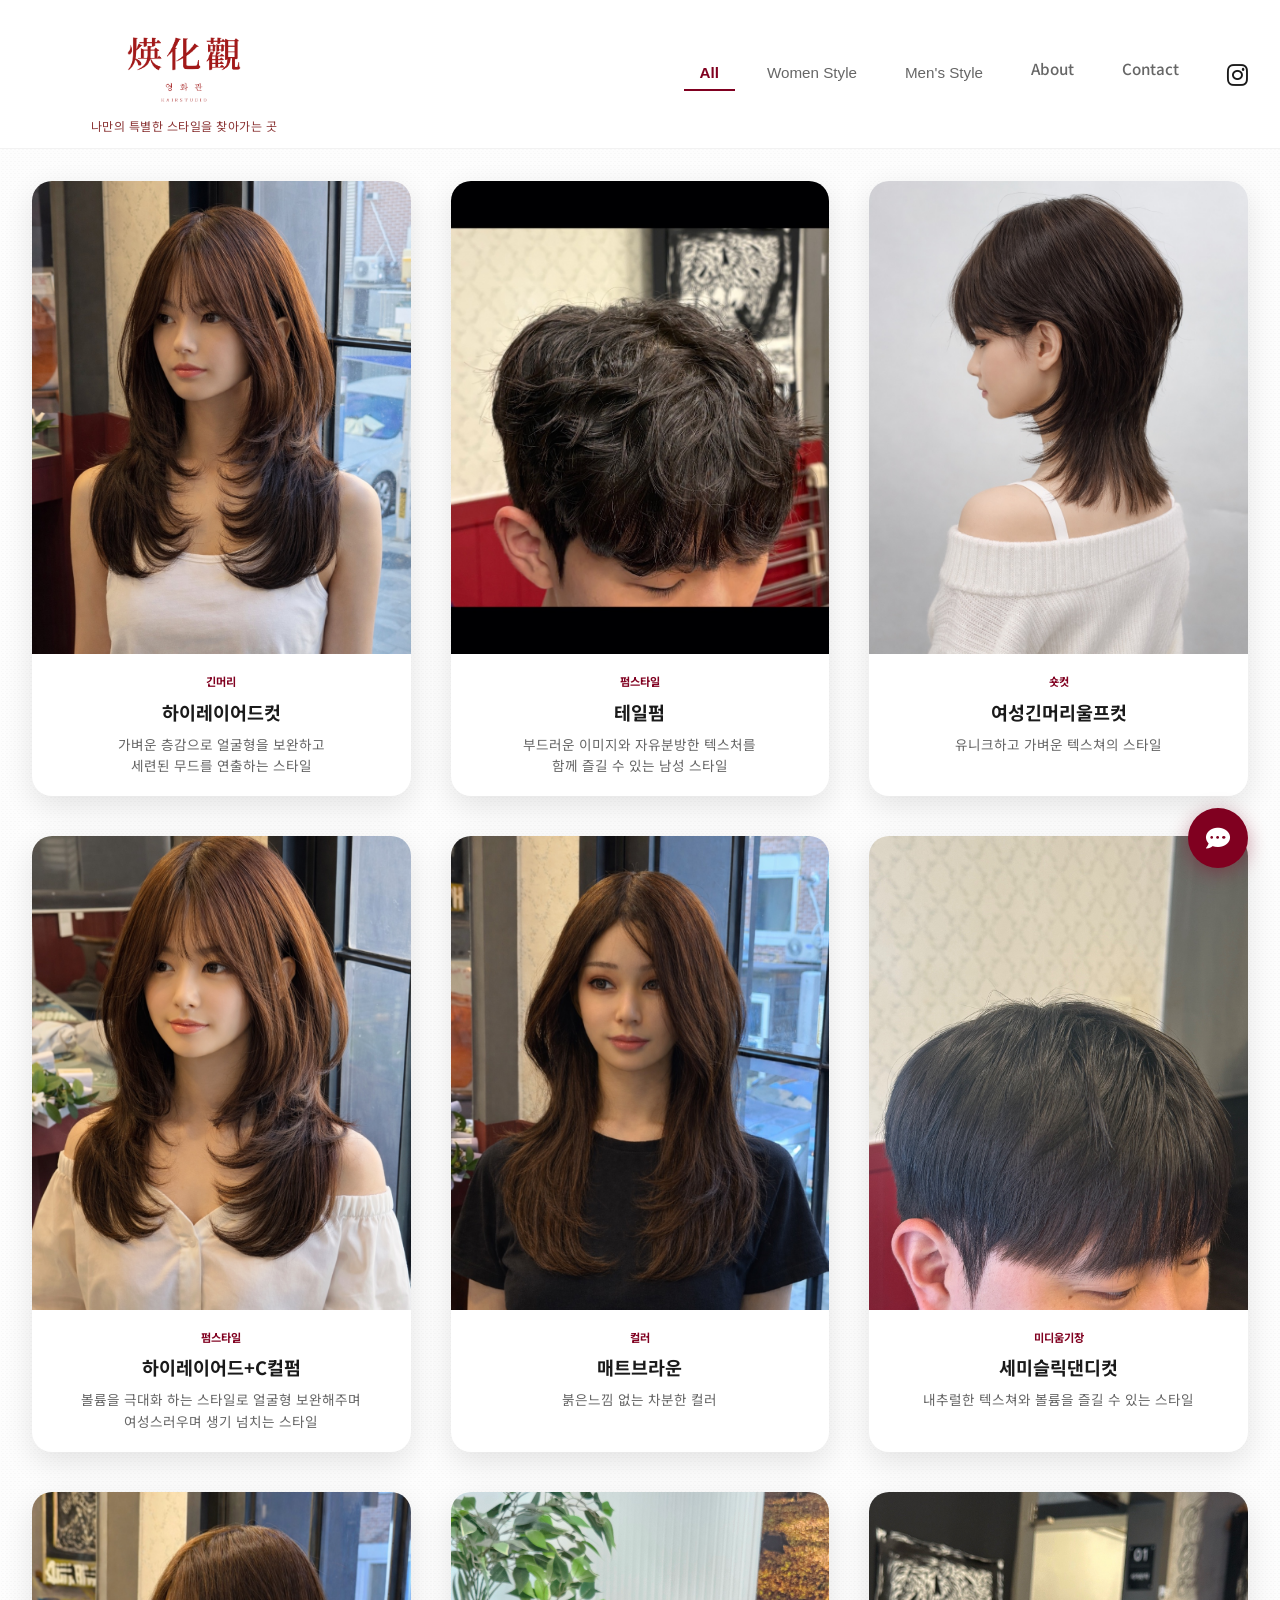
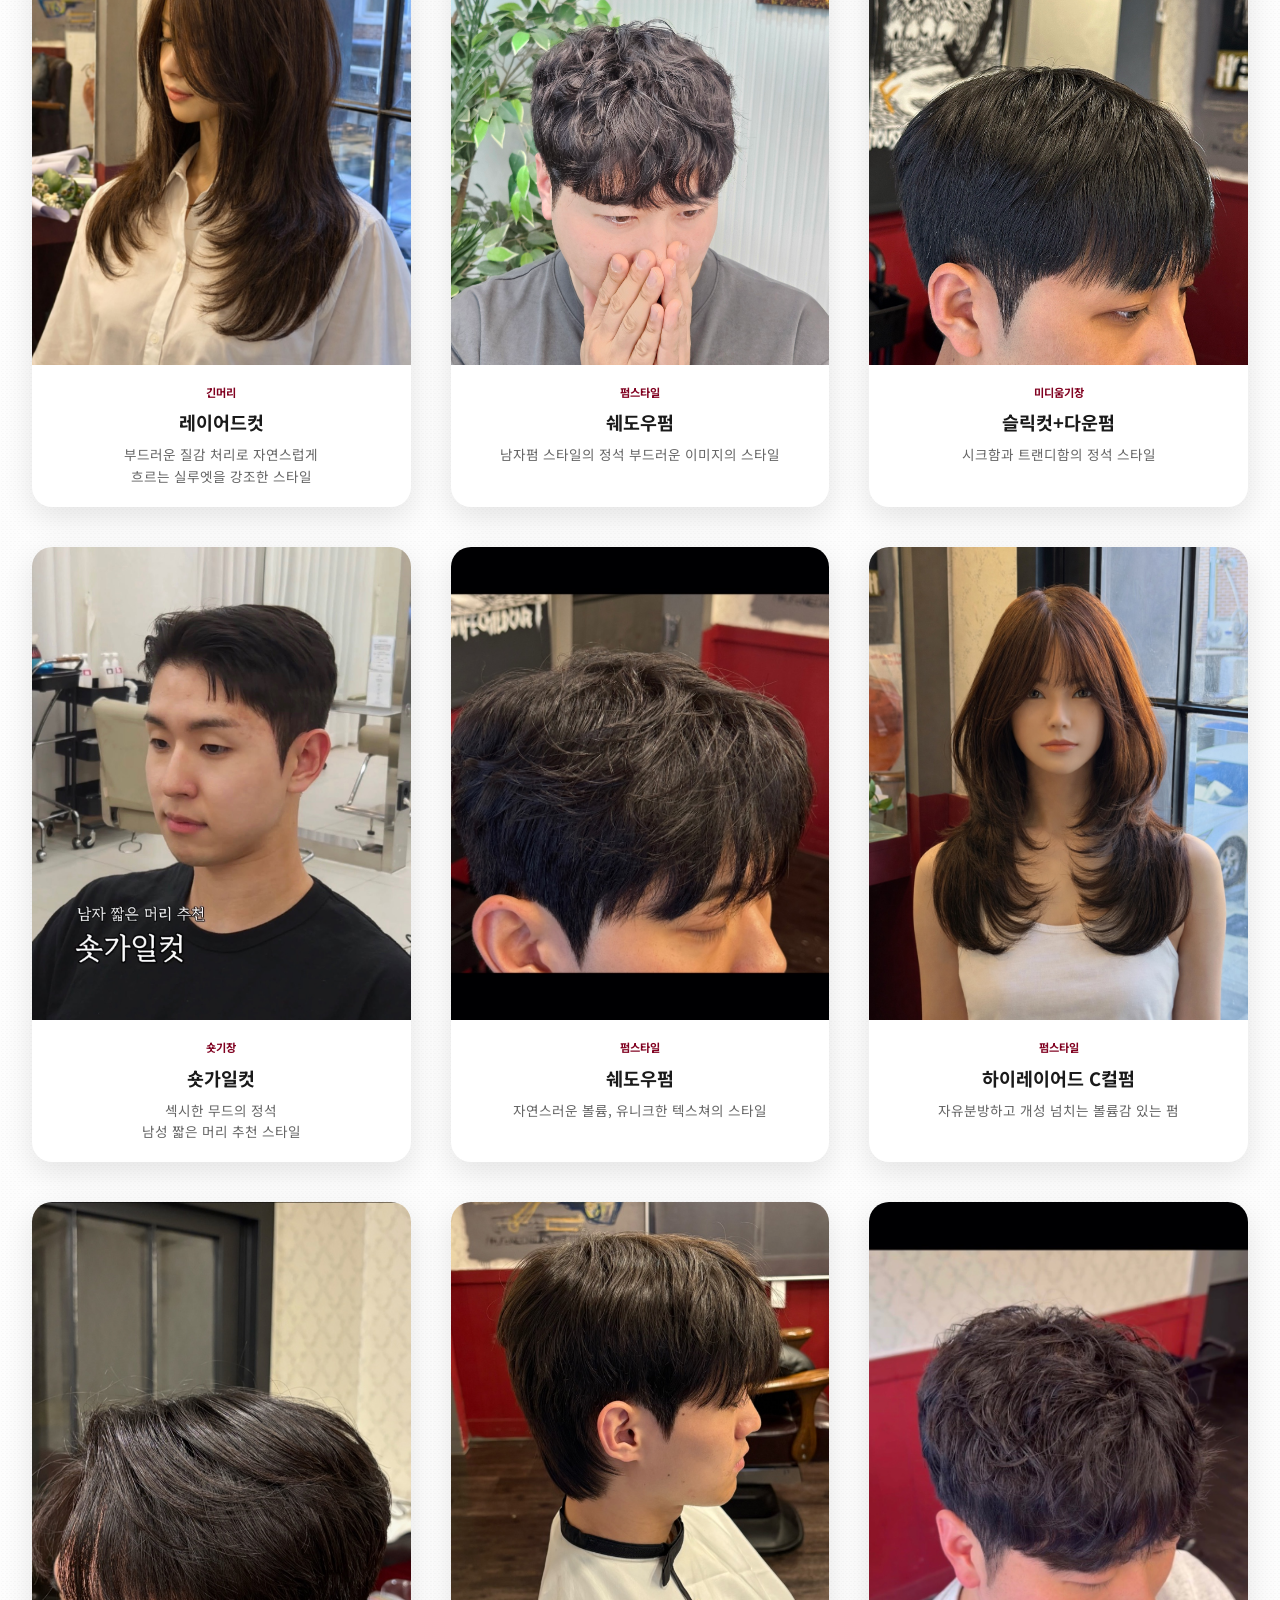
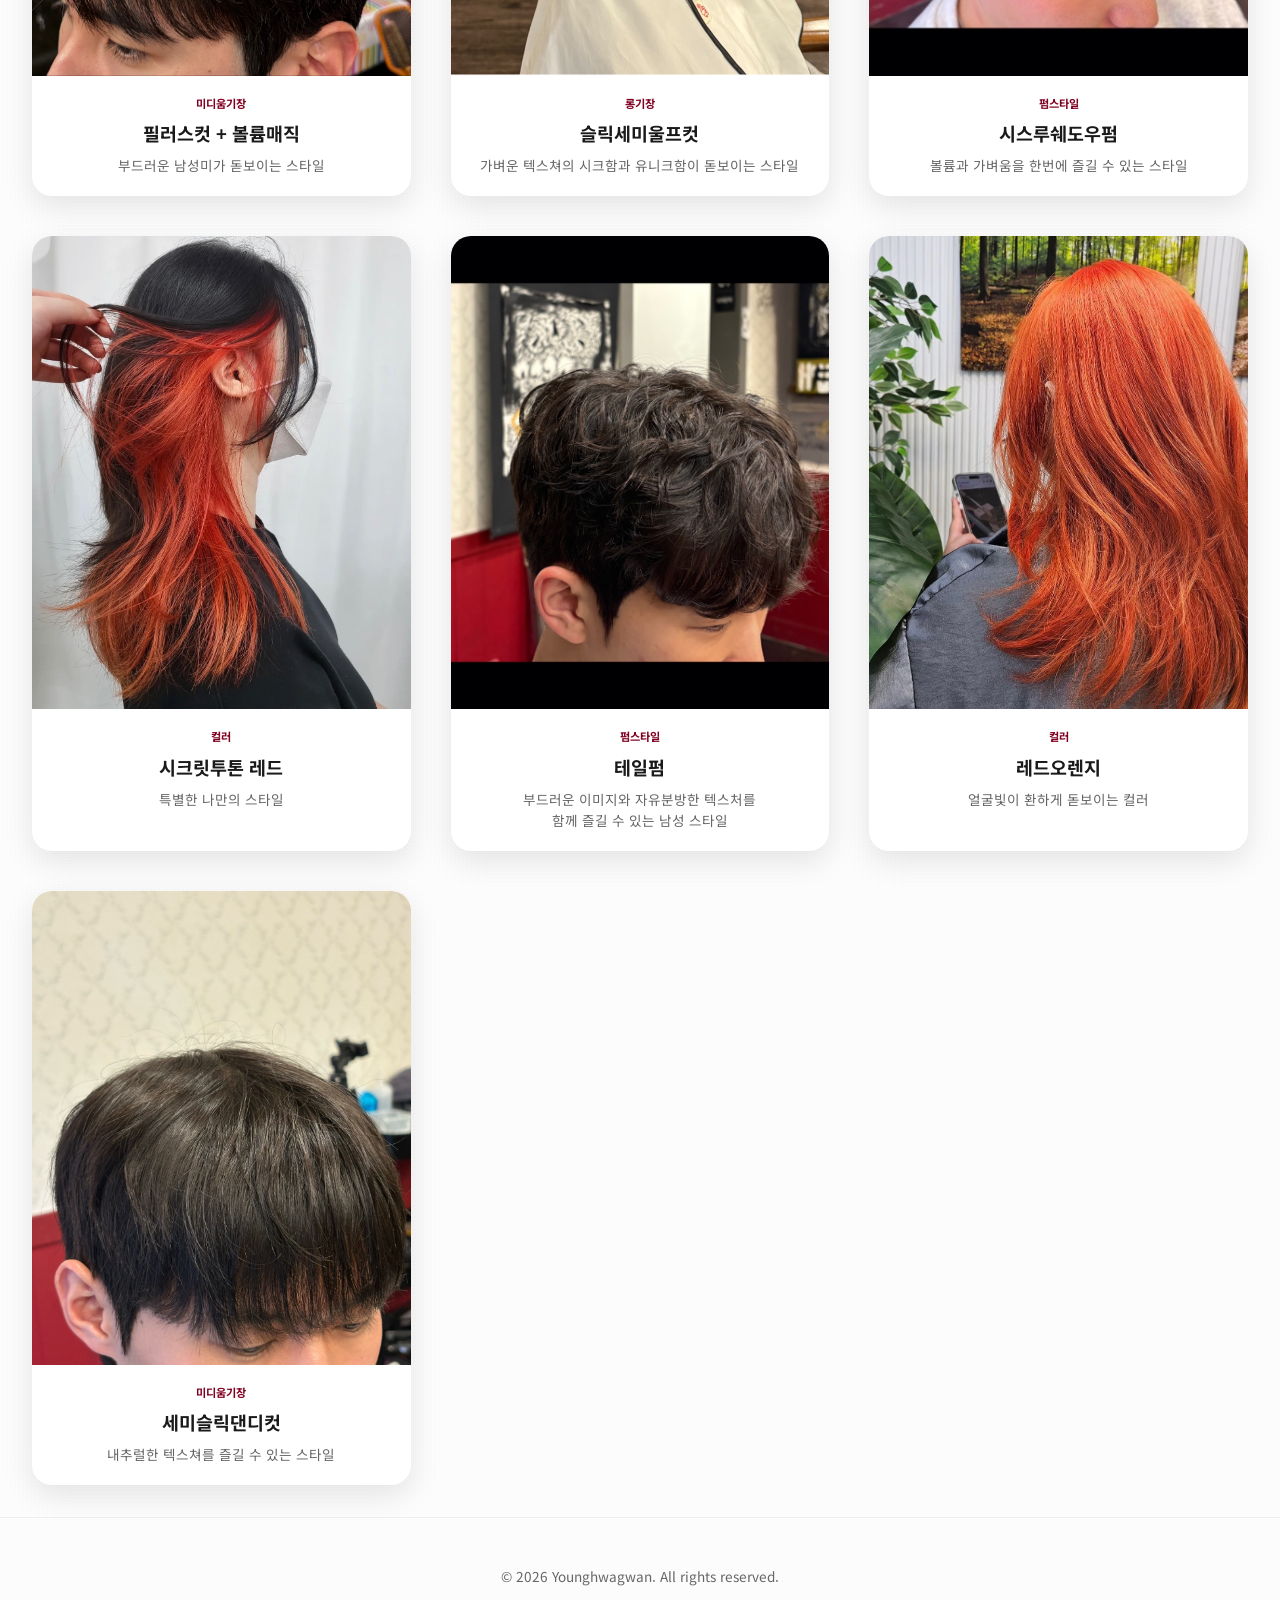
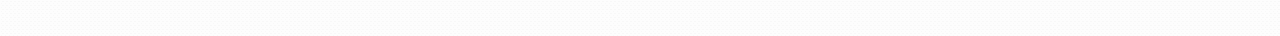
<file: index.html>
<!DOCTYPE html>
<html lang="ko">
<head>
    <meta charset="UTF-8">
    <meta name="viewport" content="width=device-width, initial-scale=1.0">
    <title>Younghwa Hairstyle Gallery | 영화 헤어스타일 갤러리</title>
    <link rel="stylesheet" href="style.css">
    <link rel="preconnect" href="https://fonts.googleapis.com">
    <link rel="preconnect" href="https://fonts.gstatic.com" crossorigin>
    <link href="https://fonts.googleapis.com/css2?family=Noto+Sans+KR:wght@300;400;700&family=Playfair+Display:wght@700&display=swap" rel="stylesheet">
    <link rel="stylesheet" href="https://cdnjs.cloudflare.com/ajax/libs/font-awesome/6.0.0/css/all.min.css">
</head>
<body>
    <header class="main-header">
        <div class="header-container">
            <!-- 왼쪽 1/4: 로고 섹션 -->
            <div class="logo-section">
                <div class="logo-container">
                    <img src="assets/logo/logo.png" alt="Younghwagwan Logo" class="main-logo">
                </div>
                <p class="tagline">나만의 특별한 스타일을 찾아가는 곳</p>
            </div>

            <!-- 오른쪽 3/4: 내비게이션 섹션 -->
            <div class="nav-section">
                <div class="nav-top-bar">
                    <nav class="category-nav">
                        <div class="nav-item">
                            <button class="nav-btn active" data-category="all">All</button>
                        </div>
                        <div class="nav-item has-submenu">
                            <button class="nav-btn" data-category="women">Women Style</button>
                            <div class="submenu">
                                <button class="sub-nav-btn" data-category="women-long">긴머리</button>
                                <button class="sub-nav-btn" data-category="women-bob">단발</button>
                                <button class="sub-nav-btn" data-category="women-short">숏컷</button>
                                <button class="sub-nav-btn" data-category="women-perm">펌스타일</button>
                                <button class="sub-nav-btn" data-category="women-color">컬러</button>
                            </div>
                        </div>
                        <div class="nav-item has-submenu">
                            <button class="nav-btn" data-category="men">Men's Style</button>
                            <div class="submenu">
                                <button class="sub-nav-btn" data-category="men-short">숏기장</button>
                                <button class="sub-nav-btn" data-category="men-medium">미디움기장</button>
                                <button class="sub-nav-btn" data-category="men-long">롱기장</button>
                                <button class="sub-nav-btn" data-category="men-perm">펌스타일</button>
                                <button class="sub-nav-btn" data-category="men-color">컬러</button>
                            </div>
                        </div>
                        <div class="nav-item">
                            <a href="about.html" class="nav-btn">About</a>
                        </div>
                        <div class="nav-item">
                            <a href="contact.html" class="nav-btn" id="contact-link">Contact</a>
                        </div>
                    </nav>
                    <a href="https://www.instagram.com/0_a_hair/?hl=ko" target="_blank" class="instagram-link" title="Instagram 바로가기">
                        <i class="fab fa-instagram"></i>
                    </a>
                </div>
            </div>
        </div>
    </header>

    <!-- Floating Chat Widget -->
    <div class="chat-widget" id="chat-widget">
        <div class="chat-window" id="chat-window">
            <div class="chat-header">
                <button class="close-chat" id="close-chat">&times;</button>
            </div>
            <div class="chat-body" id="chat-body">
                <div class="message bot">
                    안녕하세요.<br>나만의 특별함을 찾아가는 곳,<br>영화관 헤어 스튜디오입니다.
                </div>
                <div class="chat-options">
                    <button class="opt-btn" data-action="price">가격문의</button>
                    <button class="opt-btn" data-action="location">위치확인</button>
                    <button class="opt-btn" data-action="contact">직접연락하기</button>
                </div>
            </div>
            <div class="chat-footer">
                <input type="text" placeholder="메시지를 입력하세요..." id="chat-input">
                <button id="send-chat"><i class="fas fa-paper-plane"></i></button>
            </div>
        </div>
        <button class="chat-toggle-btn" id="chat-toggle-btn">
            <i class="fas fa-comment-dots"></i>
        </button>
    </div>

    <main class="gallery-wrapper">
        <div id="gallery-container" class="gallery-grid">
            <!-- JavaScript가 여기에 카드를 생성합니다. -->
        </div>
    </main>

    <footer class="main-footer">
        <p>&copy; 2026 Younghwagwan. All rights reserved.</p>
    </footer>

    <script src="main.js"></script>
</body>
</html>
</file>
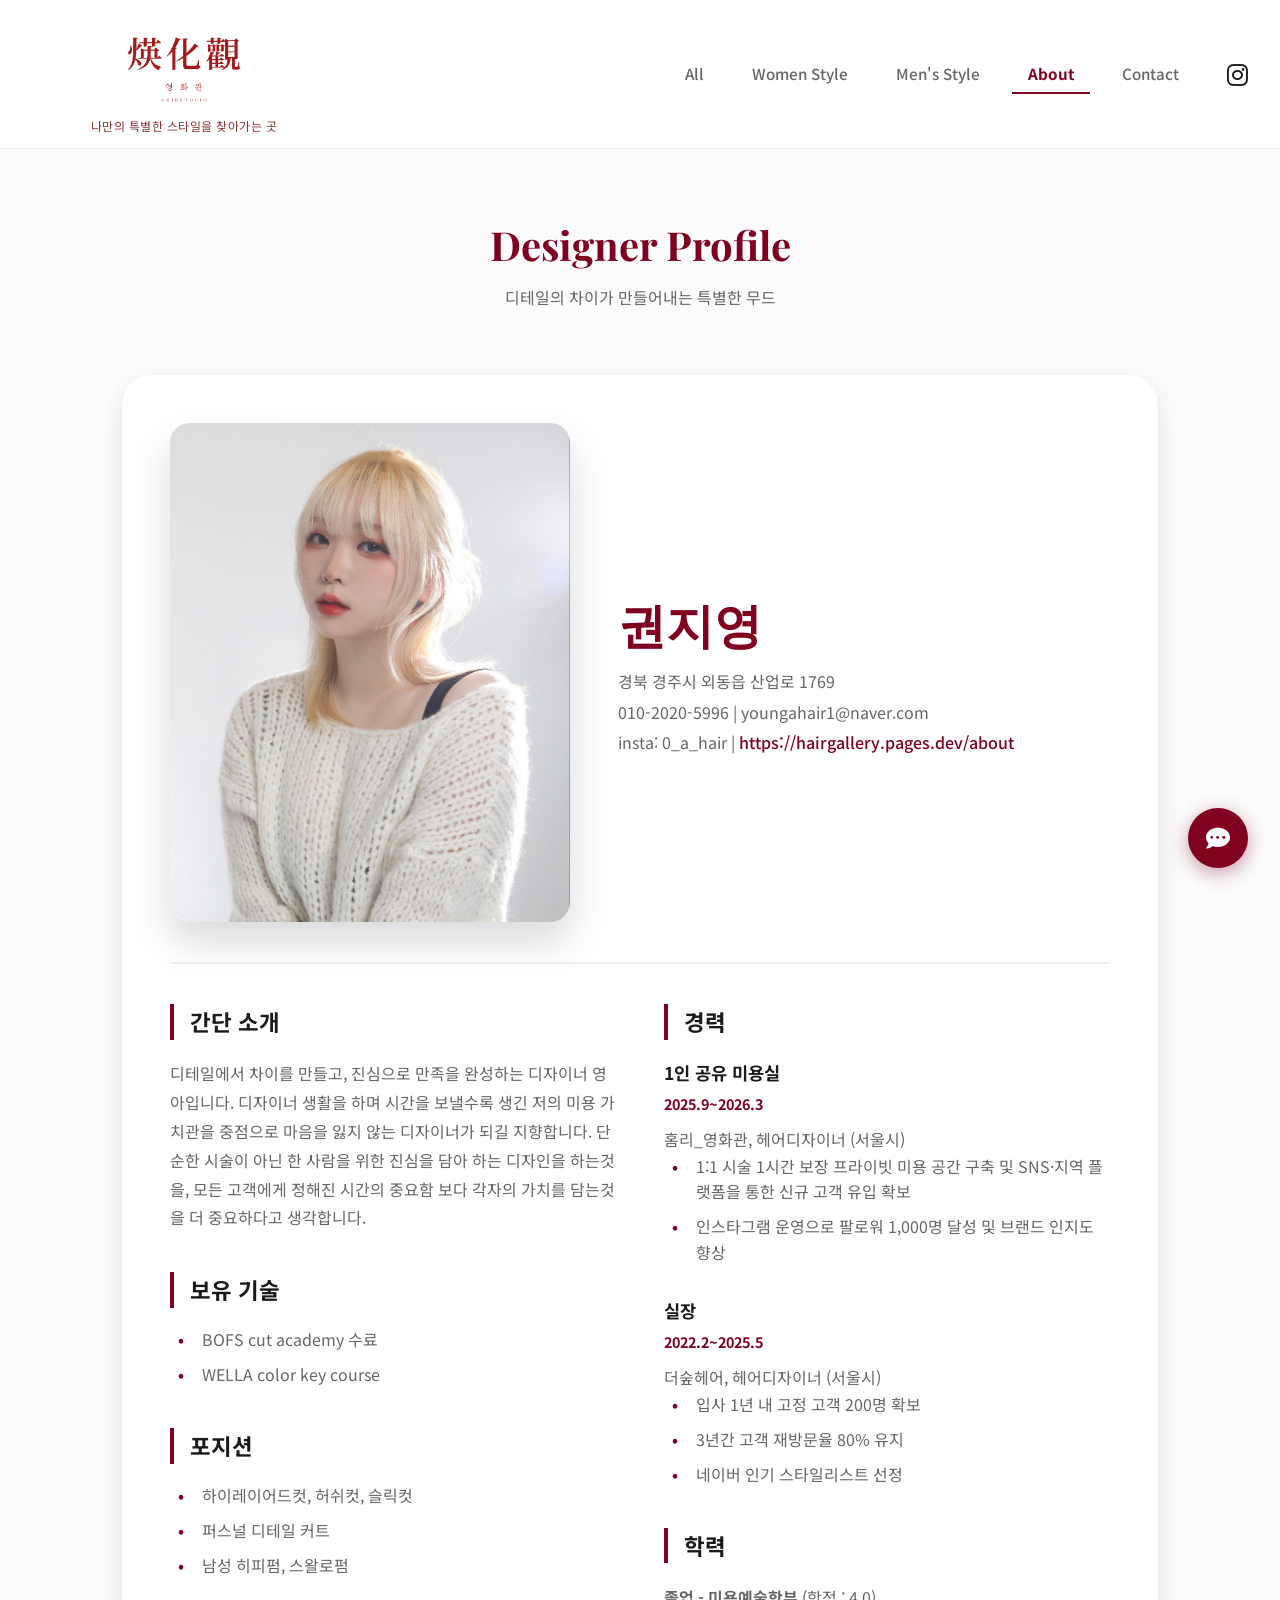
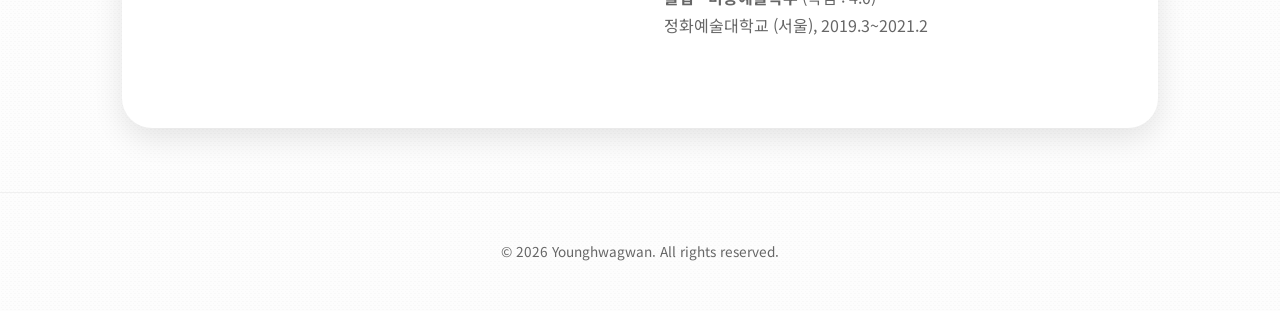
<file: about.html>
<!DOCTYPE html>
<html lang="ko">
<head>
    <meta charset="UTF-8">
    <meta name="viewport" content="width=device-width, initial-scale=1.0">
    <title>About | Younghwagwan Hairstyle Gallery</title>
    <link rel="stylesheet" href="style.css">
    <link rel="preconnect" href="https://fonts.googleapis.com">
    <link rel="preconnect" href="https://fonts.gstatic.com" crossorigin>
    <link href="https://fonts.googleapis.com/css2?family=Noto+Sans+KR:wght@300;400;700&family=Playfair+Display:wght@700&display=swap" rel="stylesheet">
    <link rel="stylesheet" href="https://cdnjs.cloudflare.com/ajax/libs/font-awesome/6.0.0/css/all.min.css">
</head>
<body>
    <header class="main-header">
        <div class="header-container">
            <div class="logo-section">
                <a href="index.html" style="text-decoration: none;">
                    <div class="logo-container">
                        <img src="assets/logo/logo.png" alt="Younghwagwan Logo" class="main-logo">
                    </div>
                </a>
                <p class="tagline">나만의 특별한 스타일을 찾아가는 곳</p>
            </div>

            <div class="nav-section">
                <div class="nav-top-bar">
                    <nav class="category-nav">
                        <div class="nav-item">
                            <a href="index.html" class="nav-btn">All</a>
                        </div>
                        <div class="nav-item">
                            <a href="index.html?category=women" class="nav-btn">Women Style</a>
                        </div>
                        <div class="nav-item">
                            <a href="index.html?category=men" class="nav-btn">Men's Style</a>
                        </div>
                        <div class="nav-item">
                            <a href="about.html" class="nav-btn active">About</a>
                        </div>
                        <div class="nav-item">
                            <a href="contact.html" class="nav-btn">Contact</a>
                        </div>
                    </nav>
                    <a href="https://www.instagram.com/0_a_hair/?hl=ko" target="_blank" class="instagram-link" title="Instagram 바로가기">
                        <i class="fab fa-instagram"></i>
                    </a>
                </div>
            </div>
        </div>
    </header>

    <main class="about-wrapper">
        <section class="about-header">
            <h2 class="section-title">Designer Profile</h2>
            <p class="section-subtitle">디테일의 차이가 만들어내는 특별한 무드</p>
        </section>

        <section class="resume-section">
            <div class="resume-container">
                <div class="resume-header">
                    <div class="profile-image">
                        <img src="assets/profile/KakaoTalk_20260402_092559.jpg" alt="Designer Profile" onerror="this.src='https://via.placeholder.com/400x500?text=Profile+Image+Coming+Soon'">
                    </div>
                    <div class="resume-intro">
                        <h1>권지영</h1>
                        <p>경북 경주시 외동읍 산업로 1769</p>
                        <p>010-2020-5996 | youngahair1@naver.com</p>
                        <p>insta: 0_a_hair | <a href="https://hairgallery.pages.dev/about">https://hairgallery.pages.dev/about</a></p>
                    </div>
                </div>

                <div class="resume-body">
                    <div class="resume-column">
                        <div class="resume-card">
                            <h3>간단 소개</h3>
                            <p>디테일에서 차이를 만들고, 진심으로 만족을 완성하는 디자이너 영아입니다. 디자이너 생활을 하며 시간을 보낼수록 생긴 저의 미용 가치관을 중점으로 마음을 잃지 않는 디자이너가 되길 지향합니다. 단순한 시술이 아닌 한 사람을 위한 진심을 담아 하는 디자인을 하는것을, 모든 고객에게 정해진 시간의 중요함 보다 각자의 가치를 담는것을 더 중요하다고 생각합니다.</p>
                        </div>
                        <div class="resume-card">
                            <h3>보유 기술</h3>
                            <ul>
                                <li>BOFS cut academy 수료</li>
                                <li>WELLA color key course</li>
                            </ul>
                        </div>
                        <div class="resume-card">
                            <h3>포지션</h3>
                            <ul>
                                <li>하이레이어드컷, 허쉬컷, 슬릭컷</li>
                                <li>퍼스널 디테일 커트</li>
                                <li>남성 히피펌, 스왈로펌</li>
                            </ul>
                        </div>
                    </div>
                    <div class="resume-column">
                        <div class="resume-card">
                            <h3>경력</h3>
                            <div class="job">
                                <h4>1인 공유 미용실</h4>
                                <p class="date">2025.9~2026.3</p>
                                <p>홈리_영화관, 헤어디자이너 (서울시)</p>
                                <ul>
                                    <li>1:1 시술 1시간 보장 프라이빗 미용 공간 구축 및 SNS·지역 플랫폼을 통한 신규 고객 유입 확보</li>
                                    <li>인스타그램 운영으로 팔로워 1,000명 달성 및 브랜드 인지도 향상</li>
                                </ul>
                            </div>
                            <div class="job">
                                <h4>실장</h4>
                                <p class="date">2022.2~2025.5</p>
                                <p>더숲헤어, 헤어디자이너 (서울시)</p>
                                <ul>
                                    <li>입사 1년 내 고정 고객 200명 확보</li>
                                    <li>3년간 고객 재방문율 80% 유지</li>
                                    <li>네이버 인기 스타일리스트 선정</li>
                                </ul>
                            </div>
                        </div>
                        <div class="resume-card">
                            <h3>학력</h3>
                            <p><strong>졸업 - 미용예술학부</strong> (학점 : 4.0)</p>
                            <p>정화예술대학교 (서울), 2019.3~2021.2</p>
                        </div>
                    </div>
                </div>
            </div>
        </section>
    </main>

    <footer class="main-footer">
        <p>&copy; 2026 Younghwagwan. All rights reserved.</p>
    </footer>

    <!-- Floating Chat Widget -->
    <div class="chat-widget" id="chat-widget">
        <div class="chat-window" id="chat-window">
            <div class="chat-header">
                <button class="close-chat" id="close-chat">&times;</button>
            </div>
            <div class="chat-body" id="chat-body">
                <div class="message bot">
                    안녕하세요.<br>나만의 특별함을 찾아가는 곳,<br>영화관 헤어 스튜디오입니다.
                </div>
                <div class="chat-options">
                    <button class="opt-btn" data-action="price">가격문의</button>
                    <button class="opt-btn" data-action="location">위치확인</button>
                    <button class="opt-btn" data-action="contact">직접연락하기</button>
                </div>
            </div>
            <div class="chat-footer">
                <input type="text" placeholder="메시지를 입력하세요..." id="chat-input">
                <button id="send-chat"><i class="fas fa-paper-plane"></i></button>
            </div>
        </div>
        <button class="chat-toggle-btn" id="chat-toggle-btn">
            <i class="fas fa-comment-dots"></i>
        </button>
    </div>

    <script src="main.js"></script>
</body>
</html>
</file>
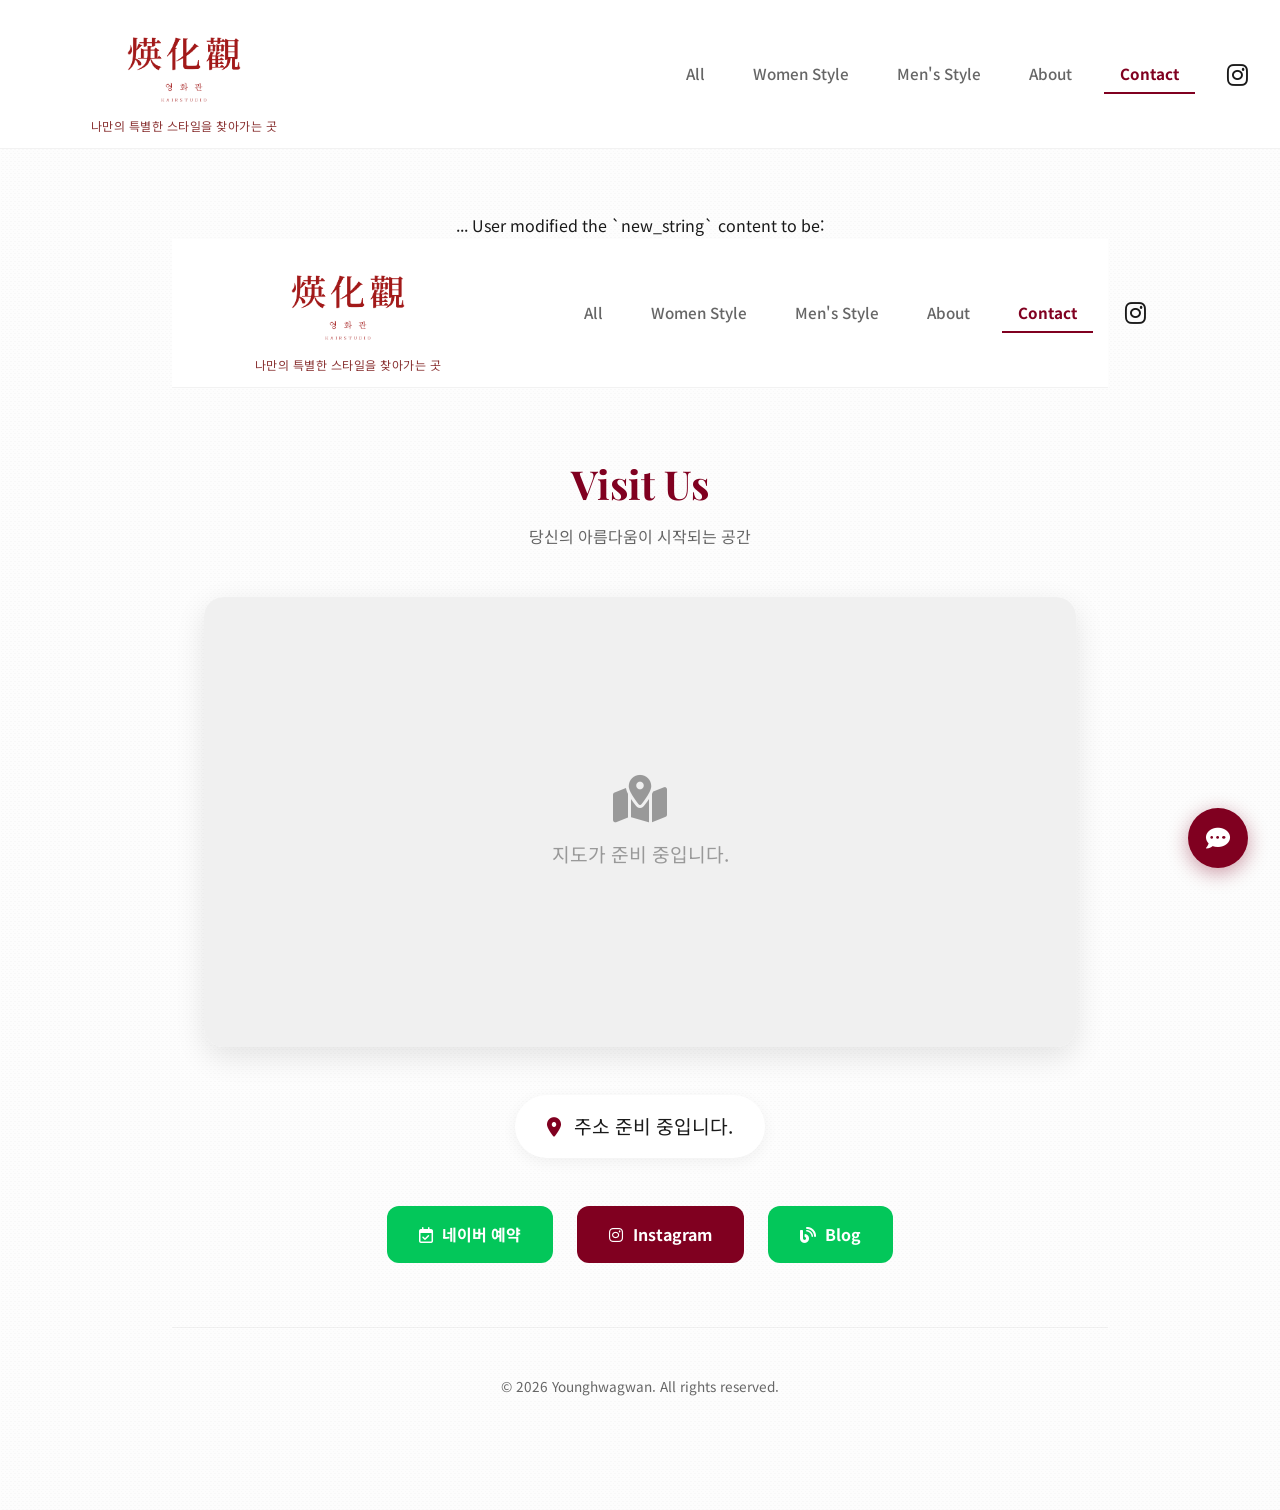
<file: contact.html>
<!DOCTYPE html>
<html lang="ko">
<head>
    <meta charset="UTF-8">
    <meta name="viewport" content="width=device-width, initial-scale=1.0">
    <title>Contact | Younghwagwan Hairstyle Gallery</title>
    <link rel="stylesheet" href="style.css">
    <link rel="preconnect" href="https://fonts.googleapis.com">
    <link rel="preconnect" href="https://fonts.gstatic.com" crossorigin>
    <link href="https://fonts.googleapis.com/css2?family=Noto+Sans+KR:wght@300;400;700&family=Playfair+Display:wght@700&display=swap" rel="stylesheet">
    <link rel="stylesheet" href="https://cdnjs.cloudflare.com/ajax/libs/font-awesome/6.0.0/css/all.min.css">
</head>
<body>
    <header class="main-header">
        <div class="header-container">
            <div class="logo-section">
                <a href="index.html" style="text-decoration: none;">
                    <div class="logo-container">
                        <img src="assets/logo/logo.png" alt="Younghwagwan Logo" class="main-logo">
                    </div>
                </a>
                <p class="tagline">나만의 특별한 스타일을 찾아가는 곳</p>
            </div>

            <div class="nav-section">
                <div class="nav-top-bar">
                    <nav class="category-nav">
                        <div class="nav-item">
                            <a href="index.html" class="nav-btn">All</a>
                        </div>
                        <div class="nav-item">
                            <a href="index.html?category=women" class="nav-btn">Women Style</a>
                        </div>
                        <div class="nav-item">
                            <a href="index.html?category=men" class="nav-btn">Men's Style</a>
                        </div>
                        <div class="nav-item">
                            <a href="about.html" class="nav-btn">About</a>
                        </div>
                        <div class="nav-item">
                            <a href="contact.html" class="nav-btn active">Contact</a>
                        </div>
                    </nav>
                    <a href="https://www.instagram.com/0_a_hair/?hl=ko" target="_blank" class="instagram-link" title="Instagram 바로가기">
                        <i class="fab fa-instagram"></i>
                    </a>
                </div>
            </div>
        </div>
    </header>

    <main class="contact-wrapper">
... User modified the `new_string` content to be: 
<!DOCTYPE html>
<html lang="ko">
<head>
    <meta charset="UTF-8">
    <meta name="viewport" content="width=device-width, initial-scale=1.0">
    <title>Contact | Younghwagwan Hairstyle Gallery</title>
    <link rel="stylesheet" href="style.css">
    <link rel="preconnect" href="https://fonts.googleapis.com">
    <link rel="preconnect" href="https://fonts.gstatic.com" crossorigin>
    <link href="https://fonts.googleapis.com/css2?family=Noto+Sans+KR:wght@300;400;700&family=Playfair+Display:wght@700&display=swap" rel="stylesheet">
    <link rel="stylesheet" href="https://cdnjs.cloudflare.com/ajax/libs/font-awesome/6.0.0/css/all.min.css">
</head>
<body>
    <header class="main-header">
        <div class="header-container">
            <div class="logo-section">
                <a href="index.html" style="text-decoration: none;">
                    <div class="logo-container">
                        <img src="assets/logo/logo.png" alt="Younghwagwan Logo" class="main-logo">
                    </div>
                </a>
                <p class="tagline">나만의 특별한 스타일을 찾아가는 곳</p>
            </div>

            <div class="nav-section">
                <div class="nav-top-bar">
                    <nav class="category-nav">
                        <div class="nav-item">
                            <a href="index.html" class="nav-btn">All</a>
                        </div>
                        <div class="nav-item">
                            <a href="index.html?category=women" class="nav-btn">Women Style</a>
                        </div>
                        <div class="nav-item">
                            <a href="index.html?category=men" class="nav-btn">Men's Style</a>
                        </div>
                        <div class="nav-item">
                            <a href="about.html" class="nav-btn">About</a>
                        </div>
                        <div class="nav-item">
                            <a href="contact.html" class="nav-btn active">Contact</a>
                        </div>
                    </nav>
                    <a href="https://www.instagram.com/0_a_hair/?hl=ko" target="_blank" class="instagram-link" title="Instagram 바로가기">
                        <i class="fab fa-instagram"></i>
                    </a>
                </div>
            </div>
        </div>
    </header>

    <main class="contact-wrapper">
        <section class="contact-header">
            <h2 class="section-title">Visit Us</h2>
            <p class="section-subtitle">당신의 아름다움이 시작되는 공간</p>
        </section>

        <section class="map-section">
            <!-- Naver Map Iframe Placeholder -->
            <div class="map-container" style="display: flex; align-items: center; justify-content: center; background: #f0f0f0; color: #999; font-size: 1.2rem;">
                <div style="text-align: center;">
                    <i class="fas fa-map-marked-alt" style="font-size: 3rem; margin-bottom: 1rem; display: block;"></i>
                    지도가 준비 중입니다.
                </div>
            </div>
        </section>

        <section class="info-section">
            <div class="address-box">
                <i class="fas fa-map-marker-alt"></i>
                <p>주소 준비 중입니다.</p>
            </div>

            <div class="action-links">
                <!-- 네이버 예약 링크 -->
                <a href="https://map.naver.com/p/entry/place/1637760650?lng=126.9130347&lat=37.5461493&placePath=%2Fhome%3FbookingRedirectUrl%3Dhttps%253A%252F%252Fm.booking.naver.com%252Fbooking%252F13%252Fbizes%252F709744%252Fitems%252F7241119%253Ftheme%253Dplace%2526tab%253Ddetails%2526lang%253Dko%26forceRedirect%3Dtrue&entry=plt&searchType=place&area=plt&c=15.00,0,0,0,dh" 
                   target="_blank" class="action-btn naver" title="네이버 예약">
                    <i class="far fa-calendar-check"></i>
                    <span>네이버 예약</span>
                </a>
                
                <!-- 인스타그램 링크 -->
                <a href="https://www.instagram.com/0_a_hair/?hl=ko" target="_blank" class="action-btn insta" title="인스타그램">
                    <i class="fab fa-instagram"></i>
                    <span>Instagram</span>
                </a>

                <!-- 네이버 블로그 링크 -->
                <a href="https://blog.naver.com/younghwagwan" target="_blank" class="action-btn blog" title="네이버 블로그">
                    <i class="fas fa-blog"></i>
                    <span>Blog</span>
                </a>
            </div>
        </section>
    </main>

    <footer class="main-footer">
        <p>&copy; 2026 Younghwagwan. All rights reserved.</p>
    </footer>

    <!-- Floating Chat Widget -->
    <div class="chat-widget" id="chat-widget">
        <div class="chat-window" id="chat-window">
            <div class="chat-header">
                <button class="close-chat" id="close-chat">&times;</button>
            </div>
            <div class="chat-body" id="chat-body">
                <div class="message bot">
                    안녕하세요.<br>나만의 특별함을 찾아가는 곳,<br>영화관 헤어 스튜디오입니다.
                </div>
                <div class="chat-options">
                    <button class="opt-btn" data-action="price">가격문의</button>
                    <button class="opt-btn" data-action="location">위치확인</button>
                    <button class="opt-btn" data-action="contact">직접연락하기</button>
                </div>
            </div>
            <div class="chat-footer">
                <input type="text" placeholder="메시지를 입력하세요..." id="chat-input">
                <button id="send-chat"><i class="fas fa-paper-plane"></i></button>
            </div>
        </div>
        <button class="chat-toggle-btn" id="chat-toggle-btn">
            <i class="fas fa-comment-dots"></i>
        </button>
    </div>

    <script src="main.js"></script>
</body>
</html>
</file>
<file: style.css>
:root {
    --bg-color: #fdfdfd;
    --text-primary: #1a1a1a;
    --text-secondary: #666;
    --accent-color: #800020; /* Burgundy accent */
    --accent-glow: rgba(128, 0, 32, 0.3);
    --card-bg: #ffffff;
    --shadow-deep: 0 10px 30px rgba(0, 0, 0, 0.1);
    --shadow-lift: 0 20px 40px rgba(0, 0, 0, 0.15);
    --transition-speed: 0.4s;
    --font-heading: 'Playfair Display', serif;
    --font-main: 'Noto Sans KR', sans-serif;
}

* {
    box-sizing: border-box;
    margin: 0;
    padding: 0;
}

body {
    background-color: var(--bg-color);
    background-image: url('data:image/svg+xml,%3Csvg xmlns="http://www.w3.org/2000/svg" width="4" height="4" viewBox="0 0 4 4"%3E%3Cpath fill="%23000000" fill-opacity="0.02" d="M1 3h1v1H1V3zm2-2h1v1H2V1z"%3E%3C/path%3E%3C/svg%3E');
    color: var(--text-primary);
    font-family: var(--font-main);
    line-height: 1.6;
    min-height: 100vh;
}

/* Header Styles Redesign */
.main-header {
    background: var(--card-bg);
    border-bottom: 1px solid rgba(0, 0, 0, 0.05);
    position: sticky;
    top: 0;
    z-index: 1000;
    padding: 0.8rem 2rem;
}

.header-container {
    max-width: 1600px;
    margin: 0 auto;
    display: flex;
    align-items: center;
    justify-content: space-between;
}

/* Left Section: 25% */
.logo-section {
    flex: 0 0 25%;
    display: flex;
    flex-direction: column;
    align-items: center; /* 로고와 슬로건 전체 중앙 정렬 */
    text-align: center;
}

.logo-container {
    display: flex;
    justify-content: center; /* 이미지 중앙 정렬 */
    width: 100%;
}

.main-logo {
    max-height: 100px; /* 컴팩트한 사이즈 조절 */
    width: auto;
    display: block;
    transition: transform 0.3s ease;
}

.main-logo:hover {
    transform: scale(1.05);
}

.tagline {
    font-weight: 400;
    color: #8a3333;
    letter-spacing: 0.5px;
    font-size: 0.75rem;
    margin-top: 0.2rem;
    white-space: nowrap;
}

/* Right Section: 75% */
.nav-section {
    flex: 0 0 75%;
    display: flex;
    justify-content: flex-end;
    align-items: center;
}

.nav-top-bar {
    display: flex;
    align-items: center;
    gap: 2rem;
}

/* Category Navigation */
.category-nav {
    display: flex;
    gap: 1rem;
}

.nav-item {
    position: relative;
}

.nav-btn {
    background: transparent;
    border: none;
    padding: 0.5rem 1rem;
    font-size: 0.95rem;
    font-weight: 500;
    cursor: pointer;
    color: var(--text-secondary);
    transition: all 0.3s ease;
    white-space: nowrap;
}

.nav-btn:hover, .nav-item:hover .nav-btn {
    color: var(--accent-color);
}

.nav-btn.active {
    color: var(--accent-color);
    background-color: transparent;
    border-bottom: 2px solid var(--accent-color);
    font-weight: 700;
}

/* Instagram & Blog Links in Header */
.instagram-link, .blog-link {
    font-size: 1.5rem;
    color: var(--text-primary);
    transition: all 0.3s ease;
    text-decoration: none;
}

.instagram-link:hover {
    color: var(--accent-color);
    transform: scale(1.1);
}

.blog-link:hover {
    color: #03c75a; /* Naver Green */
    transform: scale(1.1);
}

/* Submenu Styles */
.submenu {
    position: absolute;
    top: 100%;
    left: 50%;
    transform: translateX(-50%) translateY(10px);
    background: white;
    box-shadow: var(--shadow-deep);
    border-radius: 8px;
    padding: 0.6rem;
    display: flex;
    flex-direction: column;
    gap: 0.3rem;
    opacity: 0;
    visibility: hidden;
    transition: all 0.3s ease;
    z-index: 1100;
    min-width: 140px;
}

.nav-item:hover .submenu {
    opacity: 1;
    visibility: visible;
    transform: translateX(-50%) translateY(0);
}

.sub-nav-btn {
    background: transparent;
    border: none;
    padding: 0.5rem 0.8rem;
    font-size: 0.85rem;
    text-align: center;
    cursor: pointer;
    color: var(--text-secondary);
    border-radius: 4px;
    transition: all 0.2s ease;
}

.sub-nav-btn:hover {
    background-color: #f8f8f8;
    color: var(--accent-color);
}

.sub-nav-btn.active {
    background-color: rgba(128, 0, 32, 0.08);
    color: var(--accent-color);
    font-weight: 700;
}

/* Floating Chat Widget Styles */
.chat-widget {
    position: fixed;
    bottom: 2rem;
    right: 2rem;
    z-index: 10000;
}

.chat-toggle-btn {
    width: 60px;
    height: 60px;
    background-color: var(--accent-color);
    color: white;
    border: none;
    border-radius: 50%;
    cursor: pointer;
    font-size: 1.5rem;
    box-shadow: 0 5px 20px rgba(128, 0, 32, 0.4);
    transition: all 0.3s ease;
    display: flex;
    justify-content: center;
    align-items: center;
}

.chat-toggle-btn:hover {
    transform: scale(1.1) rotate(5deg);
}

.chat-window {
    position: absolute;
    bottom: 80px;
    right: 0;
    width: 320px;
    height: 450px;
    background: white;
    border-radius: 20px;
    box-shadow: var(--shadow-lift);
    display: flex;
    flex-direction: column;
    overflow: hidden;
    opacity: 0;
    visibility: hidden;
    transform: translateY(20px);
    transition: all 0.4s cubic-bezier(0.175, 0.885, 0.32, 1.275);
}

.chat-window.open {
    opacity: 1;
    visibility: visible;
    transform: translateY(0);
}

.chat-header {
    background-color: var(--accent-color);
    color: white;
    padding: 0.5rem 1.2rem; /* 1.2rem -> 0.5rem으로 대폭 축소 */
    display: flex;
    justify-content: flex-end; /* 버튼만 있으므로 오른쪽 정렬 */
    align-items: center;
}

.close-chat {
    background: transparent;
    border: none;
    color: white;
    font-size: 1.5rem;
    cursor: pointer;
}

.chat-body {
    flex: 1;
    padding: 1.2rem;
    overflow-y: auto;
    background-color: #f9f9f9;
    display: flex;
    flex-direction: column;
}

.chat-options {
    display: flex;
    flex-direction: column;
    gap: 0.5rem;
    margin-bottom: 1rem;
    padding-left: 0.5rem;
}

.opt-btn {
    background: white;
    border: 1px solid var(--accent-color);
    color: var(--accent-color);
    padding: 0.5rem 1rem;
    border-radius: 20px;
    font-size: 0.8rem;
    cursor: pointer;
    transition: all 0.2s ease;
    text-align: left;
    width: fit-content;
    font-family: var(--font-main);
}

.opt-btn:hover {
    background-color: var(--accent-color);
    color: white;
}

.message img {
    max-width: 100%;
    border-radius: 8px;
    margin-top: 0.5rem;
    box-shadow: 0 2px 10px rgba(0,0,0,0.1);
}

.message {
    padding: 0.8rem 1rem;
    border-radius: 15px;
    margin-bottom: 0.8rem;
    font-size: 0.85rem;
    max-width: 85%;
    line-height: 1.4;
    word-break: break-all;
}

.message.bot {
    background-color: white;
    color: var(--text-primary);
    border-bottom-left-radius: 2px;
    box-shadow: 0 2px 5px rgba(0,0,0,0.05);
}

.message.user {
    background-color: var(--accent-color);
    color: white;
    margin-left: auto;
    border-bottom-right-radius: 2px;
}

.chat-footer {
    padding: 1rem;
    display: flex;
    gap: 0.5rem;
    background: white;
    border-top: 1px solid rgba(0,0,0,0.05);
}

#chat-input {
    flex: 1;
    border: 1px solid #eee;
    padding: 0.6rem 1rem;
    border-radius: 20px;
    outline: none;
    font-family: var(--font-main);
    font-size: 0.85rem;
}

#send-chat {
    background: var(--accent-color);
    color: white;
    border: none;
    width: 35px;
    height: 35px;
    border-radius: 50%;
    cursor: pointer;
    transition: transform 0.2s ease;
}

#send-chat:hover {
    transform: scale(1.1);
}

/* Gallery Wrapper adjustment */
.gallery-wrapper {
    max-width: 1400px;
    margin: 2rem auto;
    padding: 0 2rem;
}

.gallery-grid {
    display: grid;
    grid-template-columns: repeat(auto-fill, minmax(320px, 1fr));
    gap: 2.5rem;
}

/* Hairstyle Card Styles */
.hairstyle-card {
    background: var(--card-bg);
    border-radius: 20px;
    overflow: hidden;
    box-shadow: var(--shadow-deep);
    transition: all var(--transition-speed) cubic-bezier(0.175, 0.885, 0.32, 1.275);
    position: relative;
    cursor: pointer;
}

.hairstyle-card:hover {
    transform: translateY(-10px);
    box-shadow: var(--shadow-lift);
}

.image-container {
    width: 100%;
    aspect-ratio: 4 / 5;
    overflow: hidden;
}

.image-container img {
    width: 100%;
    height: 100%;
    object-fit: cover;
    transition: transform 0.6s ease;
}

.hairstyle-card:hover .image-container img {
    transform: scale(1.1);
}

.card-info {
    padding: 1.2rem;
    text-align: center;
}

.card-category {
    font-size: 0.7rem;
    color: var(--accent-color);
    font-weight: 700;
    text-transform: uppercase;
    margin-bottom: 0.4rem;
    display: block;
}

.card-title {
    font-size: 1.15rem;
    margin-bottom: 0.4rem;
    font-weight: 700;
}

.card-description {
    font-size: 0.85rem;
    color: var(--text-secondary);
}

/* Footer */
.main-footer {
    padding: 3rem 1rem;
    text-align: center;
    color: var(--text-secondary);
    font-size: 0.85rem;
    border-top: 1px solid rgba(0, 0, 0, 0.05);
}

/* Responsive Adjustments */
@media (max-width: 1024px) {
    .header-container { flex-direction: column; gap: 1rem; }
    .logo-section { flex: 1; align-items: center; }
    .nav-section { flex: 1; justify-content: center; width: 100%; }
    .tagline { white-space: normal; text-align: center; }
}

/* Contact Page Styles */
.contact-wrapper {
    max-width: 1000px;
    margin: 4rem auto;
    padding: 0 2rem;
    text-align: center;
}

.contact-header {
    margin-bottom: 3rem;
}

.section-title {
    font-family: var(--font-heading);
    font-size: 2.5rem;
    color: var(--accent-color);
    margin-bottom: 0.5rem;
}

.section-subtitle {
    font-size: 1rem;
    color: var(--text-secondary);
}

.map-section {
    margin-bottom: 3rem;
    border-radius: 20px;
    overflow: hidden;
    box-shadow: var(--shadow-deep);
}

.map-container {
    width: 100%;
    height: 450px;
}

.info-section {
    display: flex;
    flex-direction: column;
    align-items: center;
    gap: 2rem;
}

.address-box {
    display: flex;
    align-items: center;
    gap: 0.8rem;
    font-size: 1.2rem;
    color: var(--text-primary);
    background: white;
    padding: 1rem 2rem;
    border-radius: 50px;
    box-shadow: 0 4px 15px rgba(0,0,0,0.05);
}

.address-box i {
    color: var(--accent-color);
}

.action-links {
    display: flex;
    gap: 1.5rem;
    margin-top: 1rem;
}

.action-btn {
    display: flex;
    align-items: center;
    gap: 0.6rem;
    padding: 1rem 2rem;
    border-radius: 12px;
    text-decoration: none;
    font-weight: 700;
    transition: all 0.3s ease;
    font-size: 1rem;
}

.action-btn.naver, .action-btn.blog {
    background-color: #03c75a; /* Naver Green */
    color: white;
}

.action-btn.insta {
    background-color: var(--accent-color); /* Burgundy */
    color: white;
}

.action-btn:hover {
    transform: translateY(-5px);
    box-shadow: 0 10px 20px rgba(0,0,0,0.1);
}

/* Nav Link overrides for SPA-like feel */
.category-nav a {
    text-decoration: none;
}

/* About Page Styles */
.about-wrapper {
    max-width: 1100px;
    margin: 4rem auto;
    padding: 0 2rem;
}

.about-header {
    text-align: center;
    margin-bottom: 4rem;
}

.profile-container {
    display: flex;
    gap: 4rem;
    align-items: flex-start;
    background: white;
    padding: 3rem;
    border-radius: 30px;
    box-shadow: var(--shadow-deep);
}

.profile-image {
    flex: 0 0 400px;
    border-radius: 20px;
    overflow: hidden;
    box-shadow: var(--shadow-lift);
}

.profile-image img {
    width: 100%;
    height: auto;
    display: block;
}

.profile-info {
    flex: 1;
}

.profile-name {
    margin-bottom: 1.5rem;
}

.profile-name h3 {
    font-family: var(--font-heading);
    font-size: 2.5rem;
    color: var(--accent-color);
    margin-bottom: 0.2rem;
}

.profile-name span {
    font-size: 1.1rem;
    color: var(--text-secondary);
    font-weight: 500;
}

.profile-bio {
    font-size: 1.1rem;
    line-height: 1.8;
    color: var(--text-primary);
    margin-bottom: 2.5rem;
    padding-left: 1rem;
    border-left: 3px solid var(--accent-color);
    font-style: italic;
}

.profile-career h4 {
    font-size: 1.3rem;
    margin-bottom: 1.2rem;
    font-weight: 700;
    color: var(--text-primary);
    border-bottom: 2px solid #eee;
    padding-bottom: 0.5rem;
    display: inline-block;
}

.profile-career ul {
    list-style: none;
}

.profile-career li {
    margin-bottom: 0.8rem;
    display: flex;
    align-items: center;
    gap: 0.8rem;
    font-size: 1rem;
    color: var(--text-secondary);
}

.profile-career li i {
    color: var(--accent-color);
    font-size: 0.9rem;
}

/* Responsive for About Page */
@media (max-width: 900px) {
    .profile-container {
        flex-direction: column;
        align-items: center;
        gap: 2rem;
        padding: 2rem;
    }
    
    .profile-image {
        flex: 0 0 auto;
        width: 100%;
        max-width: 400px;
    }
    
    .profile-name {
        text-align: center;
    }
}

/* Resume/About Page Enhanced Styles */
.resume-section {
    background: white;
    border-radius: 30px;
    box-shadow: var(--shadow-deep);
    padding: 3rem;
    margin-top: 2rem;
    text-align: left;
}

.resume-header {
    display: flex;
    align-items: center;
    gap: 3rem;
    border-bottom: 2px solid #f0f0f0;
    padding-bottom: 2.5rem;
    margin-bottom: 2.5rem;
}

.resume-intro h1 {
    font-family: var(--font-heading);
    font-size: 3rem;
    color: var(--accent-color);
    margin-bottom: 0.5rem;
}

.resume-intro p {
    color: var(--text-secondary);
    margin-bottom: 0.3rem;
    font-size: 1rem;
}

.resume-intro a {
    color: var(--accent-color);
    text-decoration: none;
    font-weight: 500;
}

.resume-body {
    display: grid;
    grid-template-columns: 1fr 1fr;
    gap: 3rem;
}

.resume-card {
    margin-bottom: 2.5rem;
}

.resume-card h3 {
    font-size: 1.4rem;
    color: var(--text-primary);
    border-left: 4px solid var(--accent-color);
    padding-left: 1rem;
    margin-bottom: 1.2rem;
    font-weight: 700;
}

.resume-card p {
    font-size: 1rem;
    line-height: 1.8;
    color: var(--text-secondary);
}

.resume-card ul {
    list-style: none;
    padding-left: 0.5rem;
}

.resume-card li {
    position: relative;
    padding-left: 1.5rem;
    margin-bottom: 0.6rem;
    color: var(--text-secondary);
}

.resume-card li::before {
    content: "•";
    color: var(--accent-color);
    position: absolute;
    left: 0;
    font-weight: bold;
}

.job {
    margin-bottom: 2rem;
}

.job h4 {
    font-size: 1.1rem;
    color: var(--text-primary);
    margin-bottom: 0.2rem;
}

.job .date {
    font-size: 0.9rem;
    color: var(--accent-color);
    font-weight: 700;
    margin-bottom: 0.5rem;
}

@media (max-width: 900px) {
    .resume-header {
        flex-direction: column;
        text-align: center;
    }
    .resume-body {
        grid-template-columns: 1fr;
    }
}
</file>
